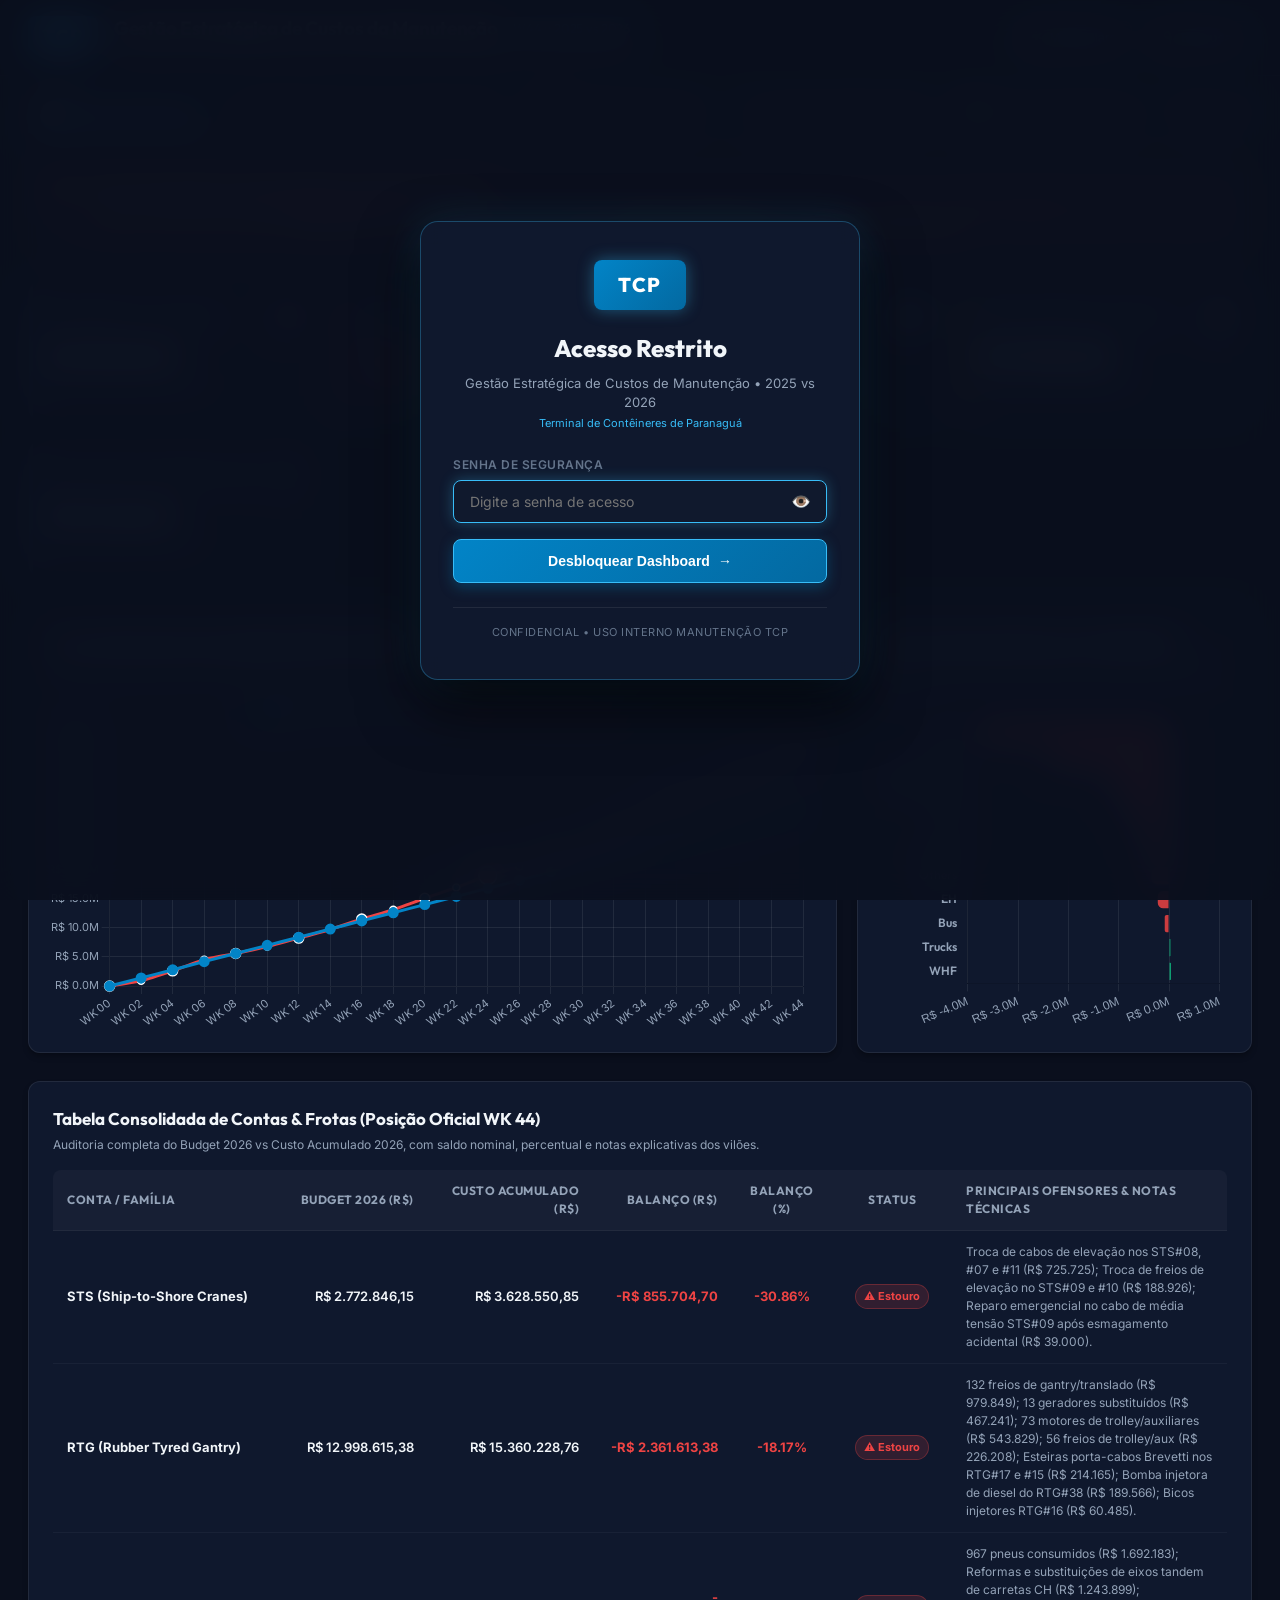
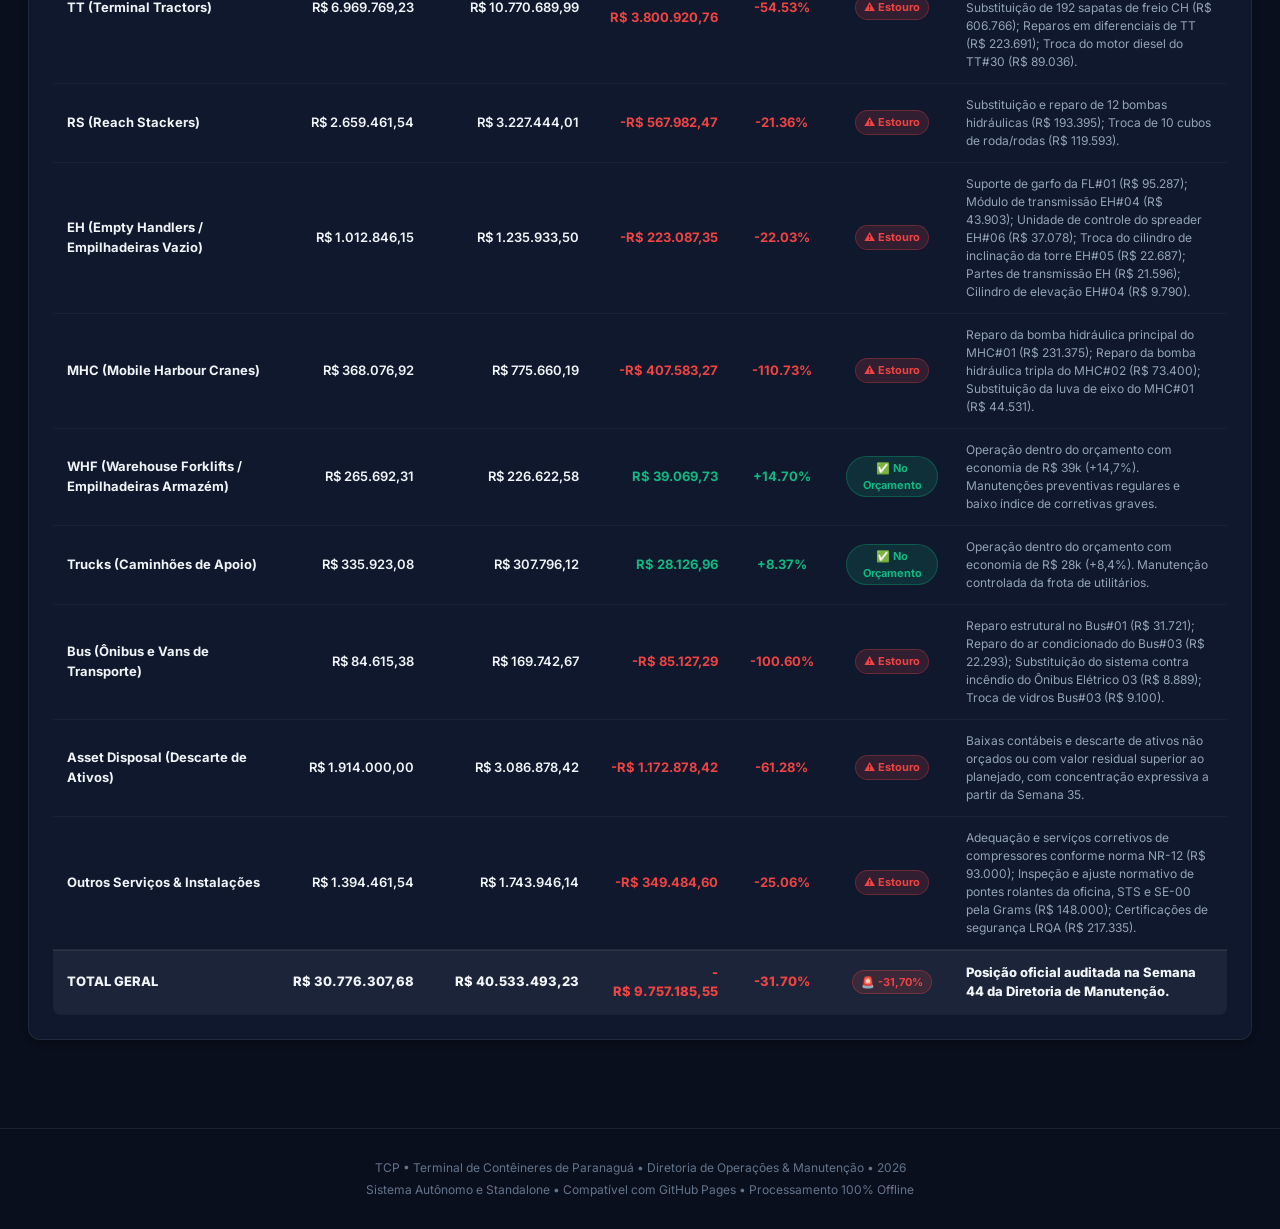
<file: index.html>
<!DOCTYPE html>
<html lang="pt-BR" data-theme="dark">

<head>
  <meta charset="UTF-8">
  <meta http-equiv="Content-Type" content="text/html; charset=UTF-8">
  <meta name="viewport" content="width=device-width, initial-scale=1.0">
  <title>Dashboard de Gestão de Custos de Manutenção :: TCP (2025 vs 2026)</title>

  <!-- Typography: Outfit & Inter -->
  <link rel="preconnect" href="https://fonts.googleapis.com">
  <link rel="preconnect" href="https://fonts.gstatic.com" crossorigin>
  <link
    href="https://fonts.googleapis.com/css2?family=Outfit:wght@400;500;600;700;800&family=Inter:wght@400;500;600;700&display=swap"
    rel="stylesheet">

  <!-- Local Standalone Libraries (100% Offline) -->
  <script src="chart.umd.min.js"></script>
  <script src="xlsx.full.min.js"></script>

  <!-- Stylesheet -->
  <link rel="stylesheet" href="styles.css">

  <!-- Pre-computed Analytics Data -->
  <script src="dashboard_data.js"></script>
</head>

<body>

  <!-- Login Security Overlay -->
  <div id="login-overlay" class="login-overlay">
    <div class="login-card glass-panel">
      <div class="login-badge">TCP</div>
      <h2>Acesso Restrito</h2>
      <p class="login-sub">Gestão Estratégica de Custos de Manutenção &bull; 2025 vs 2026<br><span
          style="font-size: 11px; color: var(--brand-cyan);">Terminal de Contêineres de Paranaguá</span></p>

      <form id="login-form" onsubmit="handleLogin(event)">
        <div class="login-field">
          <label for="login-password">Senha de Segurança</label>
          <div class="password-input-wrapper">
            <input type="password" id="login-password" placeholder="Digite a senha de acesso"
              autocomplete="current-password" required autofocus />
            <button type="button" class="btn-toggle-pwd" onclick="togglePasswordVisibility()"
              title="Mostrar/ocultar senha">👁️</button>
          </div>
        </div>

        <div id="login-error-msg" class="login-error" style="display: none;">
          ⚠️ Senha incorreta. Tente novamente.
        </div>

        <button type="submit" class="login-btn">
          <span>Desbloquear Dashboard</span> &rarr;
        </button>
      </form>

      <div class="login-footer">
        <span>Confidencial &bull; Uso Interno Manutenção TCP</span>
      </div>
    </div>
  </div>

  <!-- App Header -->
  <header class="app-header">
    <div class="header-container">
      <div class="brand-wrapper">
        <div class="brand-badge">TCP</div>
        <div class="brand-info">
          <h1>Gestão Estratégica de Custos da Manutenção <span
              style="font-size: 13px; font-weight: 500; color: var(--brand-cyan); background: rgba(56, 189, 248, 0.12); padding: 2px 8px; border-radius: 4px;">W44
              :: 2025 vs 2026</span></h1>
          <p id="header-subtitle">Terminal de Contêineres de Paranaguá &bull; Avaliação Semanal Completa W01 a W44 por
            Frota</p>
        </div>
      </div>
      <div class="header-controls">
        <button class="theme-toggle-btn" id="btn-theme-toggle" onclick="toggleTheme()">
          <span id="theme-icon">☀️</span> <span id="theme-text">Modo Claro</span>
        </button>
        <button class="logout-btn" id="btn-logout" onclick="handleLogout()" title="Bloquear painel e sair">
          <span>🔒</span> <span>Bloquear</span>
        </button>
      </div>
    </div>
  </header>

  <!-- Navigation Tabs -->
  <div class="nav-tabs-wrapper">
    <nav class="nav-tabs">
      <button class="tab-btn active" id="tab-nav-visao-geral" onclick="switchTab('visao-geral')">📊 Visão Geral
        Executiva</button>
      <button class="tab-btn" id="tab-nav-frotas-analise" onclick="switchTab('frotas-analise')">🚜 Análise Semanal por
        Frota (W01 a W44)</button>
      <button class="tab-btn" id="tab-nav-diagnostico-wk22" onclick="switchTab('diagnostico-wk22')">🚨 Inflexão Geral
        (WK 24)</button>
      <button class="tab-btn" id="tab-nav-comparativo-anos" onclick="switchTab('comparativo-anos')">⚖️ Comparativo 2025
        vs 2026</button>
      <button class="tab-btn" id="tab-nav-deep-dive-frotas" onclick="switchTab('deep-dive-frotas')">📋 Todas as Frotas
        (Resumo)</button>
      <button class="tab-btn" id="tab-nav-tabela-analitica" onclick="switchTab('tabela-analitica')">🔍 Base Transacional
        & Exportação</button>
    </nav>
  </div>

  <!-- Main Container -->
  <main class="main-content">

    <!-- ==================== TAB 1: VISÃO GERAL EXECUTIVA ==================== -->
    <section id="tab-visao-geral" class="tab-section active">

      <!-- Top Alert Banner -->
      <div class="alert-box alert-danger">
        <div class="alert-icon">⚠️</div>
        <div class="alert-content">
          <h4>Alerta Orçamentário da Manutenção na Semana 45 (YTW)</h4>
          <p>O custo acumulado total atingiu <strong>R$ 40.533.493,23</strong> frente a um orçamento planejado de
            <strong>R$ 30.776.307,69</strong>, gerando um desvio negativo de <strong>-R$ 9.757.185,54
              (-31,70%)</strong>. A aceleração crítica teve início exato a partir da <strong>Semana 24</strong>,
            impulsionada pelas frotas de <strong>TT (-R$ 3,80M)</strong>, <strong>RTG (-R$ 2,36M)</strong> e
            <strong>Asset Disposal (-R$ 1,17M)</strong>.</p>
        </div>
      </div>

      <!-- Executive KPI Cards -->
      <div class="kpi-grid">
        <div class="glass-panel kpi-card">
          <div class="kpi-header">
            <span class="kpi-title">Orçamento YTD (W44)</span>
            <span class="kpi-icon">🎯</span>
          </div>
          <div class="kpi-value" id="kpi-budget">R$ 30,78 M</div>
          <div class="kpi-sub">Meta linear até Semana 44</div>
        </div>

        <div class="glass-panel kpi-card negative">
          <div class="kpi-header">
            <span class="kpi-title">Realizado YTD (W44)</span>
            <span class="kpi-icon">💸</span>
          </div>
          <div class="kpi-value" style="color: var(--accent-red);" id="kpi-real">R$ 40,53 M</div>
          <div class="kpi-sub">
            <span class="kpi-badge danger">+31,70% acima da meta</span>
          </div>
        </div>

        <div class="glass-panel kpi-card negative">
          <div class="kpi-header">
            <span class="kpi-title">Balanço (Desvio)</span>
            <span class="kpi-icon">📉</span>
          </div>
          <div class="kpi-value" style="color: var(--accent-red);" id="kpi-balance">-R$ 9,76 M</div>
          <div class="kpi-sub">Estouro orçamentário consolidado</div>
        </div>

        <div class="glass-panel kpi-card warning">
          <div class="kpi-header">
            <span class="kpi-title">Média Semanal de Gasto</span>
            <span class="kpi-icon">📅</span>
          </div>
          <div class="kpi-value" id="kpi-media-sem">R$ 908.825</div>
          <div class="kpi-sub">Média executada na W44</div>
        </div>

        <div class="glass-panel kpi-card">
          <div class="kpi-header">
            <span class="kpi-title">Projeção Fechamento 2026</span>
            <span class="kpi-icon">🔮</span>
          </div>
          <div class="kpi-value" id="kpi-forecast">R$ 47,26 M</div>
          <div class="kpi-sub">Previsão final acumulada</div>
        </div>
      </div>

      <!-- Main Charts Row -->
      <div class="charts-grid">
        <div class="glass-panel chart-card col-8">
          <div class="chart-header">
            <div class="chart-title">
              <h3>Curva S de Custos Acumulados (WK 0 a WK 44)</h3>
              <p>Comparação direta entre o Orçamento Planejado (Forecast) e o Custo Real executado, com destaque na
                Inflexão da WK 24.</p>
            </div>
          </div>
          <div class="chart-wrapper">
            <canvas id="chart-curva-s"></canvas>
          </div>
        </div>

        <div class="glass-panel chart-card col-4">
          <div class="chart-header">
            <div class="chart-title">
              <h3>Desvio Orçamentário por Família (R$)</h3>
              <p>Valores negativos indicam estouro acima da meta orçada na WK 44.</p>
            </div>
          </div>
          <div class="chart-wrapper">
            <canvas id="chart-balanco-familias"></canvas>
          </div>
        </div>
      </div>

      <!-- Tabela Oficial de Contas e Balanço W44 -->
      <div class="glass-panel" style="padding: 24px; margin-bottom: 28px;">
        <div class="chart-header">
          <div class="chart-title">
            <h3>Tabela Consolidada de Contas & Frotas (Posição Oficial WK 44)</h3>
            <p>Auditoria completa do Budget 2026 vs Custo Acumulado 2026, com saldo nominal, percentual e notas
              explicativas dos vilões.</p>
          </div>
        </div>
        <div class="table-responsive">
          <table class="data-table" id="tabela-familias-geral">
            <thead>
              <tr>
                <th>Conta / Família</th>
                <th class="text-right">Budget 2026 (R$)</th>
                <th class="text-right">Custo Acumulado (R$)</th>
                <th class="text-right">Balanço (R$)</th>
                <th class="text-center">Balanço (%)</th>
                <th class="text-center">Status</th>
                <th>Principais Ofensores & Notas Técnicas</th>
              </tr>
            </thead>
            <tbody id="tbody-familias-geral">
              <!-- Rendered via JS -->
            </tbody>
          </table>
        </div>
      </div>

    </section>

    <!-- ==================== TAB 2: ANÁLISE SEMANAL POR FROTA (W01 a W44) ==================== -->
    <section id="tab-frotas-analise" class="tab-section">

      <!-- Fleet Selector Bar -->
      <div class="fleet-selector-bar">
        <span class="fleet-selector-label">Selecione a Frota:</span>
        <button class="fleet-pill-btn active" id="pill-fleet-RESUMO" onclick="selectFleetView('RESUMO')">📋 🔍 Resumo
          Geral das Frotas (W01 a W44)</button>
        <button class="fleet-pill-btn" id="pill-fleet-TT" onclick="selectFleetView('TT')">🚛 TT (Terminal
          Tractor)</button>
        <button class="fleet-pill-btn" id="pill-fleet-RTG" onclick="selectFleetView('RTG')">🏗️ RTG
          (TRANSTAINERS)</button>
        <button class="fleet-pill-btn" id="pill-fleet-STS" onclick="selectFleetView('STS')">⚓ STS
          (Ship-to-Shore)</button>
        <button class="fleet-pill-btn" id="pill-fleet-RS" onclick="selectFleetView('RS')">🚜 RS (REACH
          STACKERS)</button>
        <button class="fleet-pill-btn" id="pill-fleet-EH" onclick="selectFleetView('EH')">📦 EH (EMPILHADEIRAS
          VAZIO)</button>
        <button class="fleet-pill-btn" id="pill-fleet-MHC" onclick="selectFleetView('MHC')">🏗️ MHC (Guindastes
          Móveis)</button>
      </div>

      <!-- ==================== VIEW 1: RESUMO GERAL DAS FROTAS (W01 A W44) ==================== -->
      <div id="fleet-resumo-view">
        <!-- Resumo Alert Banner -->
        <div class="alert-box alert-info">
          <div class="alert-icon">🔍</div>
          <div class="alert-content">
            <h4>🔍 Resumo dos Resultados Semanais por Frota (W01 a W45)</h4>
            <p>Quadro executivo comparativo do desempenho orçamentário e queima de caixa de todas as frotas da TCP (TT,
              RTG, STS, RS, EH e MHC). Acompanhe a aceleração da queima semanal (R$/sem) após o ponto de inflexão da
              Semana 24 e o diagnóstico das peças e serviços ofensores.</p>
          </div>
        </div>

        <!-- Resumo Dynamic KPI Cards -->
        <div class="kpi-grid" id="fleet-resumo-kpis">
          <!-- Rendered via JS -->
        </div>

        <!-- Resumo Master Table -->
        <div class="glass-panel" style="padding: 24px; margin-bottom: 28px;">
          <div class="chart-header">
            <div class="chart-title">
              <h3>🔍 Resumo dos Resultados Semanais por Frota (W01 a W45)</h3>
              <p>Visão consolidada semana a semana de todas as 6 frotas operacionais. Clique no botão de detalhes ou na
                linha para abrir a análise técnica da frota.</p>
            </div>
          </div>
          <div class="table-responsive">
            <table class="data-table" id="tabela-resumo-frotas">
              <thead>
                <tr>
                  <th>Frota</th>
                  <th class="text-center">Ícone</th>
                  <th class="text-right">Realizado YTD</th>
                  <th class="text-right">Budget YTD</th>
                  <th class="text-right">Balanço (R$)</th>
                  <th class="text-center">Balanço (%)</th>
                  <th class="text-right">Ritmo Pré-WK24</th>
                  <th class="text-right">Ritmo Pós-WK24</th>
                  <th class="text-center">Aceleração</th>
                  <th>Principais Vilões Identificados</th>
                  <th class="text-center">Ação</th>
                </tr>
              </thead>
              <tbody id="tbody-resumo-frotas">
                <!-- Rendered via JS -->
              </tbody>
            </table>
          </div>
        </div>

        <!-- Resumo Comparative Charts Row -->
        <div class="charts-grid">
          <!-- Chart 1: All fleets weekly evolution comparison -->
          <div class="glass-panel chart-card col-12">
            <div class="chart-header">
              <div class="chart-title">
                <h3>Comparativo da Evolução Semanal de Todas as Frotas (W01 a W45)</h3>
                <p>Curvas de custo semanal para as 6 frotas operacionais da TCP. O traço vertical tracejado marca o
                  início da aceleração na Semana 24.</p>
              </div>
              <div>
                <span class="kpi-badge" style="background: rgba(239, 68, 68, 0.2); color: var(--accent-red);">📌 WK 24:
                  Ponto de Inflexão Global</span>
              </div>
            </div>
            <div class="chart-wrapper" style="min-height: 380px;">
              <canvas id="chart-resumo-evolucao"></canvas>
            </div>
          </div>

          <!-- Chart 2: Burn rate bar chart Pré vs Pós-WK22 -->
          <div class="glass-panel chart-card col-12">
            <div class="chart-header">
              <div class="chart-title">
                <h3>Ritmo Médio Semanal por Frota: Pré-WK24 vs Pós-WK24 (R$/semana)</h3>
                <p><span style="color: #0284c7; font-weight: 700;">■ Barras Azuis = Pré-Inflexão (W01-W23)</span> |
                  <span style="color: #ef4444; font-weight: 700;">■ Barras Vermelhas = Pós-Inflexão (W24-W44)</span>.
                  Queima média semanal comparativa.</p>
              </div>
            </div>
            <div class="chart-wrapper" style="min-height: 350px;">
              <canvas id="chart-resumo-ritmo"></canvas>
            </div>
          </div>
        </div>

        <!-- Fleet Quick Navigation Cards Grid -->
        <div style="margin-top: 12px; margin-bottom: 28px;">
          <div class="chart-header" style="margin-bottom: 16px;">
            <div class="chart-title">
              <h3 style="font-size: 18px; font-weight: 700;">⚡ Navegação Rápida para Raio-X Detalhado por Frota</h3>
              <p>Acesse com 1 clique a análise técnica individual, decomposição por componente e ranking de máquinas de
                cada frota.</p>
            </div>
          </div>
          <div class="cards-grid" id="fleet-quick-cards-grid">
            <!-- Rendered via JS -->
          </div>
        </div>
      </div>

      <!-- ==================== VIEW 2: SINGLE FLEET WEEK-BY-WEEK VIEW ==================== -->
      <div id="fleet-single-view" style="display: none;">
        <!-- Dynamic Fleet Alert Banner -->
        <div class="alert-box alert-info" id="fleet-alert-box">
          <div class="alert-icon" id="fleet-alert-icon">🚛</div>
          <div class="alert-content">
            <h4 id="fleet-alert-title">Raio-X Semanal: TT (Terminal Tractors) &bull; W01 a W44</h4>
            <p id="fleet-alert-desc">Carregando dados da frota...</p>
          </div>
        </div>

        <!-- Dynamic Fleet KPI Cards -->
        <div class="kpi-grid" id="fleet-kpi-grid">
          <!-- Rendered dynamically via JS for the active fleet -->
        </div>

        <!-- Fleet Charts Row -->
        <div class="charts-grid">
          <!-- Week by Week Bar Chart -->
          <div class="glass-panel chart-card col-12">
            <div class="chart-header">
              <div class="chart-title">
                <h3 id="fleet-chart1-title">Evolução Semanal de Gastos (W01 a W44)</h3>
                <p id="fleet-chart1-sub">
                  <span style="color: #0284c7; font-weight: 700;">■ Barras Azuis = Pré-Inflexão (W01-W23)</span> |
                  <span style="color: #ef4444; font-weight: 700;">■ Barras Vermelhas = Pós-Inflexão (W24-W44)</span>.
                  Linhas tracejadas indicam a média semanal de cada período.
                </p>
              </div>
              <div style="display: flex; gap: 8px;">
                <span class="kpi-badge"
                  style="background: rgba(2, 132, 199, 0.18); color: #0284c7; font-weight: 700; border: 1px solid rgba(2, 132, 199, 0.4);">■
                  W01-W23 (Pré-WK24)</span>
                <span class="kpi-badge"
                  style="background: rgba(239, 68, 68, 0.18); color: #ef4444; font-weight: 700; border: 1px solid rgba(239, 68, 68, 0.4);">■
                  W24-W44 (Pós-WK24)</span>
              </div>
            </div>
            <div class="chart-wrapper" style="min-height: 360px;">
              <canvas id="chart-frota-semanas"></canvas>
            </div>
          </div>

          <!-- Monthly Evolution vs Monthly Budget Target Chart (Novidade) -->
          <div class="glass-panel chart-card col-12" id="card-chart-frota-meses">
            <div class="chart-header">
              <div class="chart-title">
                <h3 id="fleet-monthly-chart-title">📅 Evolução Mensal de Gastos vs Meta Orçamentária 2026 (Jan a Nov)
                </h3>
                <p id="fleet-monthly-chart-sub">
                  Comparativo mês a mês do realizado frente à <strong style="color: #10b981;">Meta Mensal Planejada
                    (Linha Verde Tracejada)</strong>.
                </p>
              </div>
              <div style="display: flex; align-items: center; gap: 10px; flex-wrap: wrap;">
                <label for="select-familia-grafico-mes"
                  style="font-size: 12px; color: var(--text-muted); font-weight: 600;">Família / Visão:</label>
                <select id="select-familia-grafico-mes" class="select-control"
                  style="font-size: 12px; padding: 4px 10px;" onchange="changeMonthlyFamilyChart(this.value)">
                  <option value="ACTIVE_FLEET">📌 Frota Ativa no Painel</option>
                  <option value="TT">🚛 TT (Terminal Tractor)</option>
                  <option value="RTG">🏗️ RTG (TRANSTAINERS)</option>
                  <option value="STS">⚓ STS (Ship-to-Shore)</option>
                  <option value="RS">🚜 RS (REACH STACKERS)</option>
                  <option value="EH">📦 EH (EMPILHADEIRAS VAZIO)</option>
                  <option value="MHC">🏗️ MHC (Guindastes Móveis)</option>
                  <option value="WHF">📦 WHF (Empilhadeiras Armazém)</option>
                  <option value="Trucks">🚚 Trucks (Caminhões de Apoio)</option>
                  <option value="Bus">🚌 Bus (Ônibus e Vans)</option>
                  <option value="Asset Disposal">🗑️ Asset Disposal (Descarte de Ativos)</option>
                  <option value="Others">🏢 Outros Serviços & Predial</option>
                  <option value="TODAS">📊 Consolidado Geral (Todas as Famílias)</option>
                </select>
                <span class="kpi-badge" id="badge-meta-mensal"
                  style="background: rgba(16, 185, 129, 0.18); color: #10b981; font-weight: 700; border: 1px solid rgba(16, 185, 129, 0.4); padding: 4px 10px;">
                  🎯 Meta Mensal: Carregando...
                </span>
              </div>
            </div>
            <div class="chart-wrapper" style="min-height: 360px;">
              <canvas id="chart-frota-meses"></canvas>
            </div>
          </div>

          <!-- Component Stacked Bar Chart -->
          <div class="glass-panel chart-card col-12">
            <div class="chart-header">
              <div class="chart-title">
                <h3 id="fleet-chart2-title">Decomposição por Componente Semana por Semana (R$)</h3>
                <p>Acompanhe a flutuação dos principais componentes mecânicos e sistemas específicos da frota
                  selecionada.</p>
              </div>
            </div>
            <div class="chart-wrapper" style="min-height: 340px;">
              <canvas id="chart-frota-componentes-semana"></canvas>
            </div>
          </div>
        </div>

        <!-- Fleet Week by Week Table -->
        <div class="glass-panel" style="padding: 24px; margin-bottom: 28px;">
          <div class="table-controls">
            <div>
              <h3 style="font-size: 18px; font-weight: 700;" id="fleet-table-title">Tabela Semana a Semana da Frota (W01
                a W45)</h3>
              <p style="font-size: 12px; color: var(--text-muted);">Visualize todos os valores divididos por componente
                e o principal evento/máquina de manutenção de cada semana.</p>
            </div>
            <div style="display: flex; gap: 8px;">
              <button class="btn-filter-quick active" id="btn-fleet-filter-all"
                onclick="filterFleetTable('TODAS')">Todas as Semanas (W01-W44)</button>
              <button class="btn-filter-quick" id="btn-fleet-filter-pre" onclick="filterFleetTable('PRE')">🔵 W01 a W23
                (Pré-Inflexão)</button>
              <button class="btn-filter-quick" id="btn-fleet-filter-pos" onclick="filterFleetTable('POS')">🔴 W24 a W44
                (Pós-Inflexão)</button>
            </div>
          </div>
          <div class="table-responsive">
            <table class="data-table" id="tabela-frota-semanal">
              <thead id="thead-frota-semanal">
                <!-- Rendered dynamically based on fleet components -->
              </thead>
              <tbody id="tbody-frota-semanal">
                <!-- Rendered via JS -->
              </tbody>
            </table>
          </div>
        </div>

        <!-- Fleet Machine Ranking -->
        <div class="glass-panel" style="padding: 24px; margin-bottom: 28px;">
          <div class="chart-header">
            <div class="chart-title">
              <h3 id="fleet-mach-title">Ranking das Máquinas Mais Custosas da Frota (Pré vs Pós-WK 24)</h3>
              <p>Valores gastos em cada equipamento específico antes e depois da Semana 24.</p>
            </div>
          </div>
          <div class="table-responsive">
            <table class="data-table">
              <thead>
                <tr>
                  <th style="min-width: 140px;">Equipamento / Máquina</th>
                  <th class="text-right" style="min-width: 130px; color: #0284c7;">🔵 Gasto Pré-WK24<br><span
                      style="font-size: 11px; font-weight: normal; color: var(--text-muted);">(W01 a W23)</span></th>
                  <th style="min-width: 280px; color: #0284c7;">📦 Top 3 Peças/Serviços Pré-WK24<br><span
                      style="font-size: 11px; font-weight: normal; color: var(--text-muted);">(Qtd • Peça •
                      Valor)</span></th>
                  <th class="text-right" style="min-width: 130px; color: #ef4444;">🔴 Gasto Pós-WK24<br><span
                      style="font-size: 11px; font-weight: normal; color: var(--text-muted);">(W24 a W44)</span></th>
                  <th style="min-width: 280px; color: #ef4444;">🚨 Top 3 Peças/Serviços Pós-WK24<br><span
                      style="font-size: 11px; font-weight: normal; color: var(--text-muted);">(Qtd • Peça •
                      Valor)</span></th>
                  <th class="text-right" style="min-width: 140px;">Total Acumulado<br><span
                      style="font-size: 11px; font-weight: normal; color: var(--text-muted);">(W44)</span></th>
                </tr>
              </thead>
              <tbody id="tbody-frota-maquinas">
                <!-- Rendered via JS -->
              </tbody>
            </table>
          </div>
        </div>
      </div>

    </section>

    <!-- ==================== TAB 3: DIAGNÓSTICO DA INFLEXÃO WK 24 ==================== -->
    <section id="tab-diagnostico-wk22" class="tab-section">

      <div class="alert-box alert-info">
        <div class="alert-icon">🔎</div>
        <div class="alert-content">
          <h4>Por que o gráfico empinou a partir da Semana 24?</h4>
          <p>Até a Semana 23, o custo semanal médio era de <strong>R$ 1.127.029/semana</strong> (R$ 25,92M acumulados).
            A partir da <strong>Semana 24</strong>, o gasto médio disparou para <strong>R$ 1.489.794/semana (+32,2%
              global)</strong>, puxado pela confluência de paradas corretivas e reformas em frotas críticas como
            <strong>TT (Terminal Tractor)</strong> (+71,8%), <strong>EH (EMPILHADEIRAS VAZIO)</strong> (+32,0%),
            <strong>STS</strong> (+28,7%), <strong>RS (REACH STACKERS)</strong> (+21,0%) e <strong>RTG
              (TRANSTAINERS)</strong> (+18,1%):</p>
        </div>
      </div>

      <!-- 4 Pillars of the Surge -->
      <div class="kpi-grid" style="grid-template-columns: repeat(auto-fit, minmax(280px, 1fr));">
        <div class="glass-panel kpi-card negative">
          <div class="kpi-header">
            <span class="kpi-title">1. Ciclo Concentrado de Pneus & Eixos TT</span>
            <span class="kpi-icon">🚛</span>
          </div>
          <div class="kpi-value" style="color: var(--accent-red);">R$ 6,74 M</div>
          <div class="kpi-sub">Salto de +71,8% pós-WK24 (967 pneus Michelin e eixos tandem CH).</div>
        </div>

        <div class="glass-panel kpi-card negative">
          <div class="kpi-header">
            <span class="kpi-title">2. Descarte de Ativos (Asset Disposal)</span>
            <span class="kpi-icon">🗑️</span>
          </div>
          <div class="kpi-value" style="color: var(--accent-red);">R$ 3,47 M</div>
          <div class="kpi-sub">Disparou a partir da W35 sem contrapartida orçada (estouro de -R$ 1,17M).</div>
        </div>

        <div class="glass-panel kpi-card negative">
          <div class="kpi-header">
            <span class="kpi-title">3. Paradas Corretivas RTG</span>
            <span class="kpi-icon">🏗️</span>
          </div>
          <div class="kpi-value" style="color: var(--accent-red);">R$ 8,25 M</div>
          <div class="kpi-sub">Ritmo de R$ 375k/sem pós-WK24 (132 freios gantry, 13 geradores e bombas injetoras).</div>
        </div>

        <div class="glass-panel kpi-card negative">
          <div class="kpi-header">
            <span class="kpi-title">4. Cabos STS & Normativas NR-12</span>
            <span class="kpi-icon">⚓</span>
          </div>
          <div class="kpi-value" style="color: var(--accent-red);">R$ 2,02 M</div>
          <div class="kpi-sub">Troca de cabos Bridon STS#08/#07/#11 (R$ 725k) e certificações LRQA (R$ 217k).</div>
        </div>
      </div>

      <!-- Charts Row for WK24 -->
      <div class="charts-grid">
        <div class="glass-panel chart-card col-6">
          <div class="chart-header">
            <div class="chart-title">
              <h3>Média Semanal de Gasto: Antes vs Depois da WK 24 (R$/semana)</h3>
              <p><span style="color: #0284c7; font-weight: 700;">■ Barras Azuis = Pré-Inflexão (W01-W23)</span> | <span
                  style="color: #ef4444; font-weight: 700;">■ Barras Vermelhas = Pós-Inflexão (W24-W44)</span>.
                Comparativo direto por família.</p>
            </div>
          </div>
          <div class="chart-wrapper">
            <canvas id="chart-pre-post-wk22"></canvas>
          </div>
        </div>

        <div class="glass-panel chart-card col-6">
          <div class="chart-header">
            <div class="chart-title">
              <h3>Evolução das Maiores Despesas da Inflexão</h3>
              <p>Top lançamentos de maior impacto financeiro contratados a partir da Semana 24.</p>
            </div>
          </div>
          <div class="chart-wrapper">
            <canvas id="chart-top-despesas-wk22"></canvas>
          </div>
        </div>
      </div>

      <!-- Tabela Comparativa de Ritmo Semanal por Frota -->
      <div class="glass-panel" style="padding: 24px; margin-bottom: 28px;">
        <div class="chart-header">
          <div class="chart-title">
            <h3>Quadro Comparativo de Aceleração por Família (Pré vs Pós-WK 24)</h3>
            <p>Variação percentual e nominal do gasto médio semanal que provocou o desvio da meta.</p>
          </div>
        </div>
        <div class="table-responsive">
          <table class="data-table">
            <thead>
              <tr>
                <th>Família de Equipamento</th>
                <th class="text-right" style="color: #0284c7;">🔵 Total Pré-WK24 (W01-W23)</th>
                <th class="text-right" style="color: #0284c7;">🔵 Média Semanal Pré (R$)</th>
                <th class="text-right" style="color: #ef4444;">🔴 Total Pós-WK24 (W24-W44)</th>
                <th class="text-right" style="color: #ef4444;">🔴 Média Semanal Pós (R$)</th>
                <th class="text-center">Aceleração (%)</th>
                <th>Impacto no Desvio</th>
              </tr>
            </thead>
            <tbody id="tbody-wk22-tabela">
              <!-- Rendered via JS -->
            </tbody>
          </table>
        </div>
      </div>

    </section>

    <!-- ==================== TAB 4: COMPARATIVO 2025 vs 2026 ==================== -->
    <section id="tab-comparativo-anos" class="tab-section">

      <div class="alert-box alert-info">
        <div class="alert-icon">⚖️</div>
        <div class="alert-content">
          <h4>Auditoria de Inflação, Volume e Novos Materiais (2025 vs 2026)</h4>
          <p>Cruzamos <strong>32.339 lançamentos de 2025</strong> com <strong>27.808 lançamentos de 2026</strong> item a
            item. Foram identificados <strong>1.836 materiais recorrentes</strong> em ambos os anos, <strong>807
              materiais totalmente novos em 2026</strong> (que nunca haviam sido comprados em 2025, somando R$ 5,40M) e
            <strong>995 materiais consumidos em 2025 que deixaram de ser comprados em 2026</strong>.</p>
        </div>
      </div>

      <!-- Comparative Metrics -->
      <div class="kpi-grid">
        <div class="glass-panel kpi-card">
          <div class="kpi-header">
            <span class="kpi-title">Itens Comuns em Ambos os Anos</span>
            <span class="kpi-icon">🔄</span>
          </div>
          <div class="kpi-value" id="kpi-itens-comuns">1.836</div>
          <div class="kpi-sub">R$ 24,89 M gastos em 2026</div>
        </div>

        <div class="glass-panel kpi-card warning">
          <div class="kpi-header">
            <span class="kpi-title">Novos Itens Criados em 2026</span>
            <span class="kpi-icon">🆕</span>
          </div>
          <div class="kpi-value" id="kpi-novos-itens">807</div>
          <div class="kpi-sub">
            <span class="kpi-badge danger">R$ 5,40 M (17,8% do custo total)</span>
          </div>
        </div>

        <div class="glass-panel kpi-card">
          <div class="kpi-header">
            <span class="kpi-title">Itens Descontinuados em 2026</span>
            <span class="kpi-icon">📦</span>
          </div>
          <div class="kpi-value" id="kpi-itens-descontinuados">995</div>
          <div class="kpi-sub">Itens de 2025 sem compra em 2026</div>
        </div>

        <div class="glass-panel kpi-card negative">
          <div class="kpi-header">
            <span class="kpi-title">Maior Inflação de Item</span>
            <span class="kpi-icon">📈</span>
          </div>
          <div class="kpi-value" style="color: var(--accent-red);">+73,9%</div>
          <div class="kpi-sub">Pneu Michelin 310/80 (+R$ 742k impacto)</div>
        </div>
      </div>

      <!-- Chart: Price Impact vs Volume Impact -->
      <div class="charts-grid">
        <div class="glass-panel chart-card col-12">
          <div class="chart-header">
            <div class="chart-title">
              <h3>Top 10 Peças com Maior Impacto Financeiro por Aumento de Preço Unitário em 2026</h3>
              <p>Impacto monetário calculado exclusivamente pelo aumento do custo unitário (Preço Médio 2026 - Preço
                Médio 2025) &times; Quantidade consumida em 2026.</p>
            </div>
          </div>
          <div class="chart-wrapper">
            <canvas id="chart-impacto-preco"></canvas>
          </div>
        </div>
      </div>

      <!-- Sub-tabs for Item Tables -->
      <div class="glass-panel" style="padding: 24px; margin-bottom: 28px;">
        <div
          style="display: flex; justify-content: space-between; align-items: center; margin-bottom: 18px; flex-wrap: wrap; gap: 12px;">
          <div>
            <h3 style="font-size: 18px; font-weight: 700;">Detalhamento das Peças & Serviços (2025 vs 2026)</h3>
            <p style="font-size: 12px; color: var(--text-muted);">Alterne entre a tabela de inflação de preços e a lista
              de itens novos adquiridos em 2026.</p>
          </div>
          <div style="display: flex; gap: 8px; flex-wrap: wrap;">
            <button class="btn-filter-quick active" id="btn-subtab-inflacao" onclick="switchItemSubTab('inflacao')">📈
              Inflação de Itens (1.911)</button>
            <button class="btn-filter-quick" id="btn-subtab-novos" onclick="switchItemSubTab('novos')">🆕 890 Novos
              Itens 2026</button>
            <button class="btn-filter-quick" id="btn-subtab-descontinuados"
              onclick="switchItemSubTab('descontinuados')">📦 1.071 Exclusivos 2025</button>
          </div>
        </div>

        <!-- Search, Family Filter and Pagination Controls for Comparative Tables -->
        <div class="table-controls"
          style="margin-bottom: 18px; display: flex; justify-content: space-between; align-items: center; flex-wrap: wrap; gap: 12px;">
          <div style="display: flex; gap: 10px; align-items: center; flex: 1; max-width: 680px; flex-wrap: wrap;">
            <div class="search-input-wrapper" style="flex: 1; min-width: 280px;">
              <span class="search-icon">🔍</span>
              <input type="text" id="filtro-busca-comparativo" class="search-input"
                placeholder="Pesquisar por Código (ex: LU1540, CT2185) ou Descrição da peça..."
                oninput="handleComparativoSearch(this.value)">
            </div>
            <div style="display: flex; align-items: center; gap: 6px;">
              <label class="filter-label" for="filtro-familia-comparativo">Família:</label>
              <select id="filtro-familia-comparativo" class="select-control"
                onchange="handleComparativoFamilyFilter(this.value)" style="min-width: 170px;">
                <option value="TODAS">Todas as Famílias</option>
                <!-- Populated dynamically via JS -->
              </select>
            </div>
          </div>

          <div style="display: flex; align-items: center; gap: 14px;">
            <div id="comparativo-pagination-info" style="font-size: 13px; color: var(--text-muted); font-weight: 600;">
              Mostrando 1-50 de 1.911 itens</div>
            <div class="pagination-btns">
              <button class="page-btn" id="btn-comp-prev" onclick="prevCompPage()">Anterior</button>
              <button class="page-btn" id="btn-comp-next" onclick="nextCompPage()">Próxima</button>
            </div>
          </div>
        </div>

        <!-- Table 1: Inflação -->
        <div id="subtab-view-inflacao" class="table-responsive">
          <table class="data-table">
            <thead>
              <tr>
                <th style="min-width: 100px;">Código</th>
                <th>Descrição do Material / Peça SD3</th>
                <th>Subgrupo (Sistema)</th>
                <th>Família</th>
                <th class="text-right">Preço Unit. 2025</th>
                <th class="text-right">Preço Unit. 2026</th>
                <th class="text-center">Variação Preço (%)</th>
                <th class="text-right">Qtd 2025</th>
                <th class="text-right">Qtd 2026</th>
                <th class="text-right">Impacto Preço (R$)</th>
                <th class="text-right">Total Gasto 2026 (R$)</th>
              </tr>
            </thead>
            <tbody id="tbody-inflacao">
              <!-- Rendered via JS -->
            </tbody>
          </table>
        </div>

        <!-- Table 2: Novos Itens -->
        <div id="subtab-view-novos" class="table-responsive" style="display: none;">
          <table class="data-table">
            <thead>
              <tr>
                <th style="min-width: 100px;">Código</th>
                <th>Descrição do Material Novo em 2026</th>
                <th>Subgrupo (Sistema)</th>
                <th>Família</th>
                <th>Fornecedor Principal</th>
                <th class="text-right">Preço Unit. Médio</th>
                <th class="text-center">Qtd Consumida</th>
                <th class="text-right">Total Gasto em 2026 (R$)</th>
              </tr>
            </thead>
            <tbody id="tbody-novos-itens">
              <!-- Rendered via JS -->
            </tbody>
          </table>
        </div>

        <!-- Table 3: Descontinuados -->
        <div id="subtab-view-descontinuados" class="table-responsive" style="display: none;">
          <table class="data-table">
            <thead>
              <tr>
                <th style="min-width: 100px;">Código</th>
                <th>Descrição do Material Consumido apenas em 2025</th>
                <th>Família</th>
                <th>Fornecedor Principal</th>
                <th class="text-right">Preço Unit. 2025</th>
                <th class="text-center">Qtd Consumida 2025</th>
                <th class="text-right">Total Gasto em 2025 (R$)</th>
              </tr>
            </thead>
            <tbody id="tbody-descontinuados">
              <!-- Rendered via JS -->
            </tbody>
          </table>
        </div>
      </div>

    </section>

    <!-- ==================== TAB 5: TODAS AS FROTAS (RESUMO) ==================== -->
    <section id="tab-deep-dive-frotas" class="tab-section">

      <div class="chart-header" style="margin-bottom: 20px;">
        <div class="chart-title">
          <h2>Painel Geral de Todas as Frotas & Contas</h2>
          <p>Visão de cada conta contábil da TCP, detalhando desvios orçamentários, histórico de manutenção e
            ocorrências pontuais registradas pela engenharia.</p>
        </div>
      </div>

      <div class="family-card-grid" id="container-frotas-cards">
        <!-- Rendered via JS -->
      </div>

    </section>

    <!-- ==================== TAB 6: TABELA ANALÍTICA & EXPORTAÇÃO ==================== -->
    <section id="tab-tabela-analitica" class="tab-section">

      <div class="glass-panel" style="padding: 24px;">

        <div class="table-controls">
          <div class="search-input-wrapper">
            <span class="search-icon">🔍</span>
            <input type="text" id="filtro-busca-tabela" class="search-input"
              placeholder="Buscar por código (ex: CT2185), descrição, peça, fornecedor, nota..."
              oninput="handleTableSearch(this.value)">
          </div>

          <div style="display: flex; gap: 10px; align-items: center; flex-wrap: wrap;">
            <label class="filter-label" for="filtro-tipo-select">Tipo:</label>
            <select id="filtro-tipo-select" class="select-control" onchange="handleTypeFilter(this.value)">
              <option value="TODOS">Todos (Peças & Serviços)</option>
              <option value="Materials">📦 Materiais (Peças)</option>
              <option value="Services">🛠️ Serviços</option>
            </select>

            <label class="filter-label" for="filtro-familia-select">Frota:</label>
            <select id="filtro-familia-select" class="select-control" onchange="handleFamilyFilter(this.value)">
              <option value="TODAS">Todas as Frotas</option>
              <option value="TT">TT (Terminal Tractors)</option>
              <option value="RTG">RTG (Transteêineres)</option>
              <option value="STS">STS (Portêineres)</option>
              <option value="RS">RS (Reach Stackers)</option>
              <option value="EH">EH (Empilhadeiras Vazio)</option>
              <option value="MHC">MHC (Guindastes Portuários)</option>
              <option value="Asset Disposal">Asset Disposal</option>
              <option value="Trucks">Trucks (Caminhões)</option>
              <option value="WHF">WHF (Empilhadeiras Armazém)</option>
              <option value="Bus">Bus (Ônibus/Transporte)</option>
              <option value="Others">Outros Serviços & Predial</option>
            </select>

            <label class="filter-label" for="filtro-periodo-select">Período:</label>
            <select id="filtro-periodo-select" class="select-control" onchange="handlePeriodFilter(this.value)">
              <option value="TODAS">Ano Completo (W01 a W45)</option>
              <option value="PRE_WK24">Pré-Inflexão (W01 a W23)</option>
              <option value="POS_WK24">Pós-Inflexão (W24 a W45)</option>
            </select>

            <button class="btn-action" onclick="exportToExcel()">
              📥 Exportar para Excel (.xlsx)
            </button>
          </div>
        </div>

        <div class="table-responsive">
          <table class="data-table" id="tabela-transacoes-master">
            <thead>
              <tr>
                <th onclick="sortTable('d')">Data ↕</th>
                <th onclick="sortTable('w')" class="text-center">Semana ↕</th>
                <th onclick="sortTable('t')">Tipo ↕</th>
                <th onclick="sortTable('c')">Código ↕</th>
                <th onclick="sortTable('f')">Família ↕</th>
                <th onclick="sortTable('i')">Máquina / Item ↕</th>
                <th onclick="sortTable('m')">Descrição do Material / Serviço ↕</th>
                <th onclick="sortTable('g')">Subgrupo (Sistema) ↕</th>
                <th onclick="sortTable('q')" class="text-right">Qtd ↕</th>
                <th onclick="sortTable('u')" class="text-right">Preço Unit. (R$) ↕</th>
                <th onclick="sortTable('v')" class="text-right">Valor Total (R$) ↕</th>
                <th onclick="sortTable('s')">Fornecedor ↕</th>
                <th>Histórico / Pedido (PC)</th>
              </tr>
            </thead>
            <tbody id="tbody-transacoes-master">
              <!-- Rendered via JS with fast pagination -->
            </tbody>
          </table>
        </div>

        <div class="pagination-wrapper">
          <div id="pagination-info">Mostrando 1-50 de 25.506 registros</div>
          <div class="pagination-btns">
            <button class="page-btn" id="btn-page-prev" onclick="prevPage()">Anterior</button>
            <button class="page-btn" id="btn-page-next" onclick="nextPage()">Próxima</button>
          </div>
        </div>

      </div>

    </section>

  </main>

  <!-- App Footer -->
  <footer class="app-footer">
    <p>TCP &bull; Terminal de Contêineres de Paranaguá &bull; Diretoria de Operações & Manutenção &bull; 2026</p>
    <p style="margin-top: 4px; color: var(--text-dim);">Sistema Autônomo e Standalone &bull; Compatível com GitHub Pages
      &bull; Processamento 100% Offline</p>
  </footer>

  <!-- App Logic -->
  <script src="app.js"></script>

</body>

</html>
</file>
<file: styles.css>
:root {
  --bg-primary: #0a0f1d;
  --bg-secondary: #10192d;
  --bg-card: rgba(18, 28, 51, 0.75);
  --bg-card-hover: rgba(26, 39, 70, 0.85);
  --border-color: rgba(255, 255, 255, 0.08);
  --border-accent: rgba(56, 189, 248, 0.3);
  --text-main: #f1f5f9;
  --text-muted: #94a3b8;
  --text-dim: #64748b;
  --brand-blue: #0284c7;
  --brand-cyan: #38bdf8;
  --brand-navy: #032541;
  --accent-green: #10b981;
  --accent-red: #ef4444;
  --accent-amber: #f59e0b;
  --accent-purple: #8b5cf6;
  --shadow-sm: 0 4px 6px -1px rgba(0, 0, 0, 0.3);
  --shadow-md: 0 10px 15px -3px rgba(0, 0, 0, 0.4);
  --shadow-glow: 0 0 25px rgba(56, 189, 248, 0.15);
  --radius-sm: 8px;
  --radius-md: 12px;
  --radius-lg: 18px;
}

[data-theme="light"] {
  --bg-primary: #f8fafc;
  --bg-secondary: #ffffff;
  --bg-card: rgba(255, 255, 255, 0.9);
  --bg-card-hover: rgba(241, 245, 249, 1);
  --border-color: rgba(0, 0, 0, 0.08);
  --border-accent: rgba(2, 132, 199, 0.3);
  --text-main: #0f172a;
  --text-muted: #475569;
  --text-dim: #94a3b8;
  --brand-blue: #0284c7;
  --brand-cyan: #0284c7;
  --shadow-sm: 0 2px 4px rgba(0, 0, 0, 0.05);
  --shadow-md: 0 10px 15px -3px rgba(0, 0, 0, 0.08);
  --shadow-glow: 0 0 20px rgba(2, 132, 199, 0.1);
}

* {
  margin: 0;
  padding: 0;
  box-sizing: border-box;
}

body {
  font-family: 'Inter', -apple-system, BlinkMacSystemFont, 'Segoe UI', Roboto, sans-serif;
  background-color: var(--bg-primary);
  color: var(--text-main);
  min-height: 100vh;
  line-height: 1.5;
  transition: background-color 0.3s ease, color 0.3s ease;
  overflow-x: hidden;
}

h1, h2, h3, h4, .brand-title, .kpi-value {
  font-family: 'Outfit', sans-serif;
}

/* Glassmorphism Panel */
.glass-panel {
  background: var(--bg-card);
  backdrop-filter: blur(12px);
  -webkit-backdrop-filter: blur(12px);
  border: 1px solid var(--border-color);
  border-radius: var(--radius-md);
  box-shadow: var(--shadow-sm);
  transition: transform 0.2s ease, box-shadow 0.2s ease;
}

.glass-panel:hover {
  border-color: var(--border-accent);
}

/* Header & Navbar */
.app-header {
  position: sticky;
  top: 0;
  z-index: 100;
  background: rgba(10, 15, 29, 0.85);
  backdrop-filter: blur(16px);
  border-bottom: 1px solid var(--border-color);
  padding: 14px 28px;
}

[data-theme="light"] .app-header {
  background: rgba(255, 255, 255, 0.9);
}

.header-container {
  max-width: 1600px;
  margin: 0 auto;
  display: flex;
  justify-content: space-between;
  align-items: center;
  flex-wrap: wrap;
  gap: 16px;
}

.brand-wrapper {
  display: flex;
  align-items: center;
  gap: 16px;
}

.brand-badge {
  background: linear-gradient(135deg, #0284c7, #0369a1);
  color: #fff;
  font-family: 'Outfit', sans-serif;
  font-weight: 800;
  font-size: 20px;
  padding: 6px 14px;
  border-radius: var(--radius-sm);
  letter-spacing: 1px;
  box-shadow: 0 0 16px rgba(2, 132, 199, 0.4);
}

.brand-info h1 {
  font-size: 19px;
  font-weight: 700;
  letter-spacing: -0.3px;
  color: var(--text-main);
  display: flex;
  align-items: center;
  gap: 8px;
}

.brand-info p {
  font-size: 12px;
  color: var(--text-muted);
}

.header-controls {
  display: flex;
  align-items: center;
  gap: 12px;
}

.theme-toggle-btn {
  background: var(--bg-card);
  border: 1px solid var(--border-color);
  color: var(--text-main);
  padding: 8px 14px;
  border-radius: var(--radius-sm);
  cursor: pointer;
  display: flex;
  align-items: center;
  gap: 6px;
  font-size: 13px;
  font-weight: 500;
  transition: all 0.2s;
}

.theme-toggle-btn:hover {
  background: var(--bg-card-hover);
  border-color: var(--brand-cyan);
}

/* Nav Tabs */
.nav-tabs-wrapper {
  max-width: 1600px;
  margin: 16px auto 0;
  padding: 0 28px;
}

.nav-tabs {
  display: flex;
  gap: 6px;
  border-bottom: 1px solid var(--border-color);
  overflow-x: auto;
  scrollbar-width: none;
}

.nav-tabs::-webkit-scrollbar {
  display: none;
}

.tab-btn {
  background: transparent;
  border: none;
  border-bottom: 3px solid transparent;
  color: var(--text-muted);
  font-family: 'Outfit', sans-serif;
  font-size: 14px;
  font-weight: 600;
  padding: 10px 14px;
  cursor: pointer;
  display: flex;
  align-items: center;
  gap: 6px;
  white-space: nowrap;
  transition: all 0.2s ease;
}

.tab-btn:hover {
  color: var(--brand-cyan);
  background: rgba(56, 189, 248, 0.04);
  border-radius: var(--radius-sm) var(--radius-sm) 0 0;
}

.tab-btn.active {
  color: var(--brand-cyan);
  border-bottom-color: var(--brand-cyan);
  background: rgba(56, 189, 248, 0.08);
  border-radius: var(--radius-sm) var(--radius-sm) 0 0;
}

/* Fleet Selector Bar */
.fleet-selector-bar {
  display: flex;
  gap: 10px;
  flex-wrap: wrap;
  align-items: center;
  background: var(--bg-card);
  padding: 12px 18px;
  border-radius: var(--radius-md);
  border: 1px solid var(--border-color);
  margin-bottom: 22px;
}

.fleet-selector-label {
  font-family: 'Outfit', sans-serif;
  font-size: 13px;
  font-weight: 700;
  color: var(--text-muted);
  text-transform: uppercase;
  letter-spacing: 0.5px;
  margin-right: 6px;
}

.fleet-pill-btn {
  background: var(--bg-secondary);
  border: 1px solid var(--border-color);
  color: var(--text-main);
  padding: 8px 16px;
  border-radius: var(--radius-sm);
  font-family: 'Outfit', sans-serif;
  font-size: 14px;
  font-weight: 700;
  cursor: pointer;
  display: flex;
  align-items: center;
  gap: 8px;
  transition: all 0.2s ease;
}

.fleet-pill-btn:hover {
  border-color: var(--brand-cyan);
  background: var(--bg-card-hover);
  transform: translateY(-1px);
}

.fleet-pill-btn.active {
  background: linear-gradient(135deg, #0284c7, #0369a1);
  color: #fff;
  border-color: #38bdf8;
  box-shadow: 0 0 16px rgba(56, 189, 248, 0.35);
}

/* Main Container */
.main-content {
  max-width: 1600px;
  margin: 0 auto;
  padding: 24px 28px 60px;
}

.tab-section {
  display: none;
  animation: fadeIn 0.3s ease;
}

.tab-section.active {
  display: block;
}

@keyframes fadeIn {
  from { opacity: 0; transform: translateY(6px); }
  to { opacity: 1; transform: translateY(0); }
}

/* Global Filter Bar */
.filter-bar {
  display: flex;
  align-items: center;
  justify-content: space-between;
  flex-wrap: wrap;
  gap: 16px;
  padding: 16px 20px;
  margin-bottom: 24px;
}

.filter-group {
  display: flex;
  align-items: center;
  gap: 12px;
  flex-wrap: wrap;
}

.filter-label {
  font-size: 13px;
  font-weight: 600;
  color: var(--text-muted);
  text-transform: uppercase;
  letter-spacing: 0.5px;
}

.select-control {
  background: var(--bg-secondary);
  border: 1px solid var(--border-color);
  color: var(--text-main);
  padding: 8px 14px;
  border-radius: var(--radius-sm);
  font-size: 13px;
  font-weight: 500;
  cursor: pointer;
  outline: none;
  transition: border-color 0.2s;
}

.select-control:focus {
  border-color: var(--brand-cyan);
}

.btn-filter-quick {
  background: var(--bg-secondary);
  border: 1px solid var(--border-color);
  color: var(--text-muted);
  padding: 6px 12px;
  border-radius: var(--radius-sm);
  font-size: 12px;
  font-weight: 600;
  cursor: pointer;
  transition: all 0.2s;
}

.btn-filter-quick:hover, .btn-filter-quick.active {
  background: var(--brand-blue);
  color: #fff;
  border-color: var(--brand-blue);
}

/* KPI Cards Grid */
.kpi-grid {
  display: grid;
  grid-template-columns: repeat(auto-fit, minmax(240px, 1fr));
  gap: 18px;
  margin-bottom: 28px;
}

.kpi-card {
  padding: 20px;
  position: relative;
  overflow: hidden;
}

.kpi-card::before {
  content: '';
  position: absolute;
  top: 0;
  left: 0;
  width: 4px;
  height: 100%;
  background: var(--brand-cyan);
}

.kpi-card.negative::before {
  background: var(--accent-red);
}

.kpi-card.positive::before {
  background: var(--accent-green);
}

.kpi-card.warning::before {
  background: var(--accent-amber);
}

.kpi-header {
  display: flex;
  justify-content: space-between;
  align-items: center;
  margin-bottom: 8px;
}

.kpi-title {
  font-size: 13px;
  font-weight: 600;
  color: var(--text-muted);
  text-transform: uppercase;
  letter-spacing: 0.5px;
}

.kpi-icon {
  font-size: 18px;
  opacity: 0.8;
}

.kpi-value {
  font-size: 26px;
  font-weight: 800;
  letter-spacing: -0.5px;
  margin-bottom: 4px;
}

.kpi-sub {
  font-size: 12px;
  color: var(--text-dim);
  display: flex;
  align-items: center;
  gap: 6px;
}

.kpi-badge {
  font-weight: 700;
  padding: 2px 6px;
  border-radius: 4px;
  font-size: 11px;
}

.kpi-badge.danger {
  background: rgba(239, 68, 68, 0.15);
  color: var(--accent-red);
}

.kpi-badge.success {
  background: rgba(16, 185, 129, 0.15);
  color: var(--accent-green);
}

/* Charts Grid */
.charts-grid {
  display: grid;
  grid-template-columns: repeat(12, 1fr);
  gap: 20px;
  margin-bottom: 28px;
}

.col-12 { grid-column: span 12; }
.col-8 { grid-column: span 8; }
.col-6 { grid-column: span 6; }
.col-4 { grid-column: span 4; }

@media (max-width: 1024px) {
  .col-8, .col-6, .col-4 { grid-column: span 12; }
}

.chart-card {
  padding: 22px;
  display: flex;
  flex-direction: column;
}

.chart-header {
  display: flex;
  justify-content: space-between;
  align-items: flex-start;
  margin-bottom: 16px;
}

.chart-title h3 {
  font-size: 17px;
  font-weight: 700;
  color: var(--text-main);
  margin-bottom: 4px;
}

.chart-title p {
  font-size: 12px;
  color: var(--text-muted);
}

.chart-wrapper {
  position: relative;
  width: 100%;
  flex-grow: 1;
  min-height: 320px;
}

/* Alert Boxes */
.alert-box {
  padding: 16px 20px;
  border-radius: var(--radius-md);
  margin-bottom: 24px;
  display: flex;
  gap: 14px;
  align-items: flex-start;
}

.alert-danger {
  background: rgba(239, 68, 68, 0.1);
  border: 1px solid rgba(239, 68, 68, 0.3);
  color: #fca5a5;
}

.alert-info {
  background: rgba(56, 189, 248, 0.1);
  border: 1px solid rgba(56, 189, 248, 0.3);
  color: #bae6fd;
}

.alert-icon {
  font-size: 22px;
  line-height: 1;
}

.alert-content h4 {
  font-size: 15px;
  font-weight: 700;
  margin-bottom: 4px;
  color: inherit;
}

.alert-content p {
  font-size: 13px;
  line-height: 1.5;
  color: inherit;
  opacity: 0.9;
}

/* Tables */
.table-responsive {
  width: 100%;
  overflow-x: auto;
  border-radius: var(--radius-sm);
}

table.data-table {
  width: 100%;
  border-collapse: collapse;
  text-align: left;
  font-size: 13px;
}

table.data-table th {
  background: rgba(255, 255, 255, 0.03);
  color: var(--text-muted);
  font-family: 'Outfit', sans-serif;
  font-size: 12px;
  font-weight: 700;
  text-transform: uppercase;
  letter-spacing: 0.5px;
  padding: 12px 14px;
  border-bottom: 1px solid var(--border-color);
  cursor: pointer;
  user-select: none;
}

table.data-table th:hover {
  color: var(--brand-cyan);
}

table.data-table td {
  padding: 12px 14px;
  border-bottom: 1px solid rgba(255, 255, 255, 0.04);
  color: var(--text-main);
}

table.data-table tbody tr:hover {
  background: rgba(56, 189, 248, 0.04);
}

.text-right { text-align: right; }
.text-center { text-align: center; }
.font-semibold { font-weight: 600; }
.font-bold { font-weight: 700; }

.status-badge {
  display: inline-flex;
  align-items: center;
  padding: 3px 8px;
  border-radius: 999px;
  font-size: 11px;
  font-weight: 700;
}

.status-overbudget {
  background: rgba(239, 68, 68, 0.15);
  color: var(--accent-red);
  border: 1px solid rgba(239, 68, 68, 0.3);
}

.status-underbudget {
  background: rgba(16, 185, 129, 0.15);
  color: var(--accent-green);
  border: 1px solid rgba(16, 185, 129, 0.3);
}

/* Search and Pagination */
.table-controls {
  display: flex;
  justify-content: space-between;
  align-items: center;
  flex-wrap: wrap;
  gap: 14px;
  margin-bottom: 16px;
}

.search-input-wrapper {
  position: relative;
  flex-grow: 1;
  max-width: 400px;
}

.search-input {
  width: 100%;
  background: var(--bg-secondary);
  border: 1px solid var(--border-color);
  color: var(--text-main);
  padding: 9px 14px 9px 36px;
  border-radius: var(--radius-sm);
  font-size: 13px;
  outline: none;
  transition: border-color 0.2s;
}

.search-input:focus {
  border-color: var(--brand-cyan);
}

.search-icon {
  position: absolute;
  left: 12px;
  top: 50%;
  transform: translateY(-50%);
  color: var(--text-dim);
  pointer-events: none;
}

.btn-action {
  background: var(--brand-blue);
  color: #fff;
  border: none;
  padding: 9px 16px;
  border-radius: var(--radius-sm);
  font-size: 13px;
  font-weight: 600;
  cursor: pointer;
  display: flex;
  align-items: center;
  gap: 6px;
  transition: background 0.2s, transform 0.1s;
}

.btn-action:hover {
  background: #0369a1;
}

.btn-action:active {
  transform: scale(0.98);
}

.pagination-wrapper {
  display: flex;
  justify-content: space-between;
  align-items: center;
  padding-top: 16px;
  color: var(--text-muted);
  font-size: 13px;
}

.pagination-btns {
  display: flex;
  gap: 6px;
}

.page-btn {
  background: var(--bg-secondary);
  border: 1px solid var(--border-color);
  color: var(--text-main);
  padding: 6px 12px;
  border-radius: var(--radius-sm);
  cursor: pointer;
  font-size: 12px;
  font-weight: 600;
  transition: all 0.2s;
}

.page-btn:hover:not(:disabled) {
  background: var(--brand-blue);
  color: #fff;
}

.page-btn:disabled {
  opacity: 0.4;
  cursor: not-allowed;
}

/* Family Deep Dive Cards */
.family-card-grid {
  display: grid;
  grid-template-columns: repeat(auto-fill, minmax(360px, 1fr));
  gap: 20px;
}

.family-card {
  padding: 20px;
  display: flex;
  flex-direction: column;
  justify-content: space-between;
}

.family-card-header {
  display: flex;
  justify-content: space-between;
  align-items: flex-start;
  margin-bottom: 12px;
}

.family-card-title {
  font-size: 18px;
  font-weight: 700;
  color: var(--text-main);
}

.family-metrics-row {
  display: grid;
  grid-template-columns: 1fr 1fr;
  gap: 12px;
  padding: 12px 0;
  border-top: 1px solid var(--border-color);
  border-bottom: 1px solid var(--border-color);
  margin-bottom: 14px;
}

.family-metric-item p:first-child {
  font-size: 11px;
  text-transform: uppercase;
  color: var(--text-muted);
}

.family-metric-item p:last-child {
  font-size: 16px;
  font-weight: 700;
}

.family-notes-text {
  font-size: 12px;
  color: var(--text-muted);
  line-height: 1.5;
  background: rgba(0, 0, 0, 0.15);
  padding: 10px 12px;
  border-radius: var(--radius-sm);
}

/* Button for Table Actions */
.btn-table-action {
  background: linear-gradient(135deg, #0284c7, #0369a1);
  color: #fff;
  border: 1px solid #38bdf8;
  padding: 6px 12px;
  border-radius: var(--radius-sm);
  font-size: 11px;
  font-weight: 700;
  cursor: pointer;
  transition: all 0.2s ease;
  white-space: nowrap;
  display: inline-flex;
  align-items: center;
  gap: 5px;
}

.btn-table-action:hover {
  background: #0284c7;
  transform: translateY(-1px);
  box-shadow: 0 0 10px rgba(56, 189, 248, 0.4);
}

.btn-table-action:active {
  transform: scale(0.97);
}

/* ==================== LOGIN SECURITY OVERLAY ==================== */
.login-overlay {
  position: fixed;
  inset: 0;
  z-index: 99999;
  background: rgba(10, 15, 29, 0.94);
  backdrop-filter: blur(18px);
  -webkit-backdrop-filter: blur(18px);
  display: flex;
  align-items: center;
  justify-content: center;
  padding: 20px;
  transition: opacity 0.3s ease, visibility 0.3s ease;
}

.login-overlay.hidden {
  opacity: 0;
  visibility: hidden;
  pointer-events: none;
}

.login-card {
  width: 100%;
  max-width: 440px;
  padding: 38px 32px;
  text-align: center;
  border-radius: var(--radius-lg);
  border: 1px solid rgba(56, 189, 248, 0.3);
  box-shadow: 0 24px 60px rgba(0, 0, 0, 0.7), 0 0 40px rgba(56, 189, 248, 0.15);
  animation: loginAppear 0.35s ease-out;
}

@keyframes loginAppear {
  from {
    opacity: 0;
    transform: scale(0.94) translateY(12px);
  }
  to {
    opacity: 1;
    transform: scale(1) translateY(0);
  }
}

.login-badge {
  display: inline-flex;
  align-items: center;
  justify-content: center;
  background: linear-gradient(135deg, #0284c7, #0369a1);
  color: #fff;
  font-family: 'Outfit', sans-serif;
  font-weight: 800;
  font-size: 20px;
  letter-spacing: 1.5px;
  padding: 10px 24px;
  border-radius: var(--radius-sm);
  box-shadow: 0 0 16px rgba(56, 189, 248, 0.4);
  margin-bottom: 20px;
}

.login-card h2 {
  font-size: 24px;
  font-weight: 800;
  margin-bottom: 8px;
  color: var(--text-main);
}

.login-sub {
  font-size: 13px;
  color: var(--text-muted);
  margin-bottom: 24px;
  line-height: 1.5;
}

.login-field {
  text-align: left;
  margin-bottom: 16px;
}

.login-field label {
  display: block;
  font-size: 12px;
  font-weight: 600;
  color: var(--text-dim);
  text-transform: uppercase;
  letter-spacing: 0.5px;
  margin-bottom: 6px;
}

.password-input-wrapper {
  position: relative;
  display: flex;
  align-items: center;
}

.password-input-wrapper input {
  width: 100%;
  background: var(--bg-secondary);
  border: 1px solid var(--border-color);
  color: var(--text-main);
  padding: 12px 44px 12px 16px;
  border-radius: var(--radius-sm);
  font-size: 14px;
  font-family: inherit;
  outline: none;
  transition: all 0.2s;
}

.password-input-wrapper input:focus {
  border-color: var(--brand-cyan);
  box-shadow: 0 0 14px rgba(56, 189, 248, 0.3);
}

.btn-toggle-pwd {
  position: absolute;
  right: 12px;
  background: transparent;
  border: none;
  color: var(--text-muted);
  cursor: pointer;
  font-size: 16px;
  padding: 4px;
  border-radius: 4px;
  transition: color 0.2s;
}

.btn-toggle-pwd:hover {
  color: var(--text-main);
}

.login-error {
  background: rgba(239, 68, 68, 0.15);
  border: 1px solid rgba(239, 68, 68, 0.4);
  color: var(--accent-red);
  padding: 10px 14px;
  border-radius: var(--radius-sm);
  font-size: 13px;
  font-weight: 600;
  margin-bottom: 16px;
  animation: shake 0.3s ease-in-out;
}

@keyframes shake {
  0%, 100% { transform: translateX(0); }
  25% { transform: translateX(-6px); }
  75% { transform: translateX(6px); }
}

.login-btn {
  width: 100%;
  background: linear-gradient(135deg, #0284c7, #0369a1);
  color: #fff;
  border: 1px solid #38bdf8;
  padding: 13px 20px;
  border-radius: var(--radius-sm);
  font-size: 14px;
  font-weight: 700;
  cursor: pointer;
  display: flex;
  align-items: center;
  justify-content: center;
  gap: 8px;
  transition: all 0.2s ease;
  box-shadow: 0 4px 14px rgba(2, 132, 199, 0.35);
}

.login-btn:hover {
  background: #0284c7;
  transform: translateY(-1px);
  box-shadow: 0 6px 20px rgba(56, 189, 248, 0.5);
}

.login-btn:active {
  transform: scale(0.98);
}

.login-footer {
  margin-top: 24px;
  padding-top: 16px;
  border-top: 1px solid var(--border-color);
  font-size: 11px;
  color: var(--text-dim);
  text-transform: uppercase;
  letter-spacing: 0.5px;
}

.logout-btn {
  background: var(--bg-card);
  border: 1px solid var(--border-color);
  color: var(--text-muted);
  padding: 8px 14px;
  border-radius: var(--radius-sm);
  cursor: pointer;
  font-size: 13px;
  font-weight: 600;
  display: flex;
  align-items: center;
  gap: 6px;
  transition: all 0.2s;
}

.logout-btn:hover {
  background: rgba(239, 68, 68, 0.15);
  border-color: rgba(239, 68, 68, 0.4);
  color: var(--accent-red);
}

/* Footer */
.app-footer {
  text-align: center;
  padding: 30px;
  border-top: 1px solid var(--border-color);
  color: var(--text-dim);
  font-size: 12px;
}
</file>
